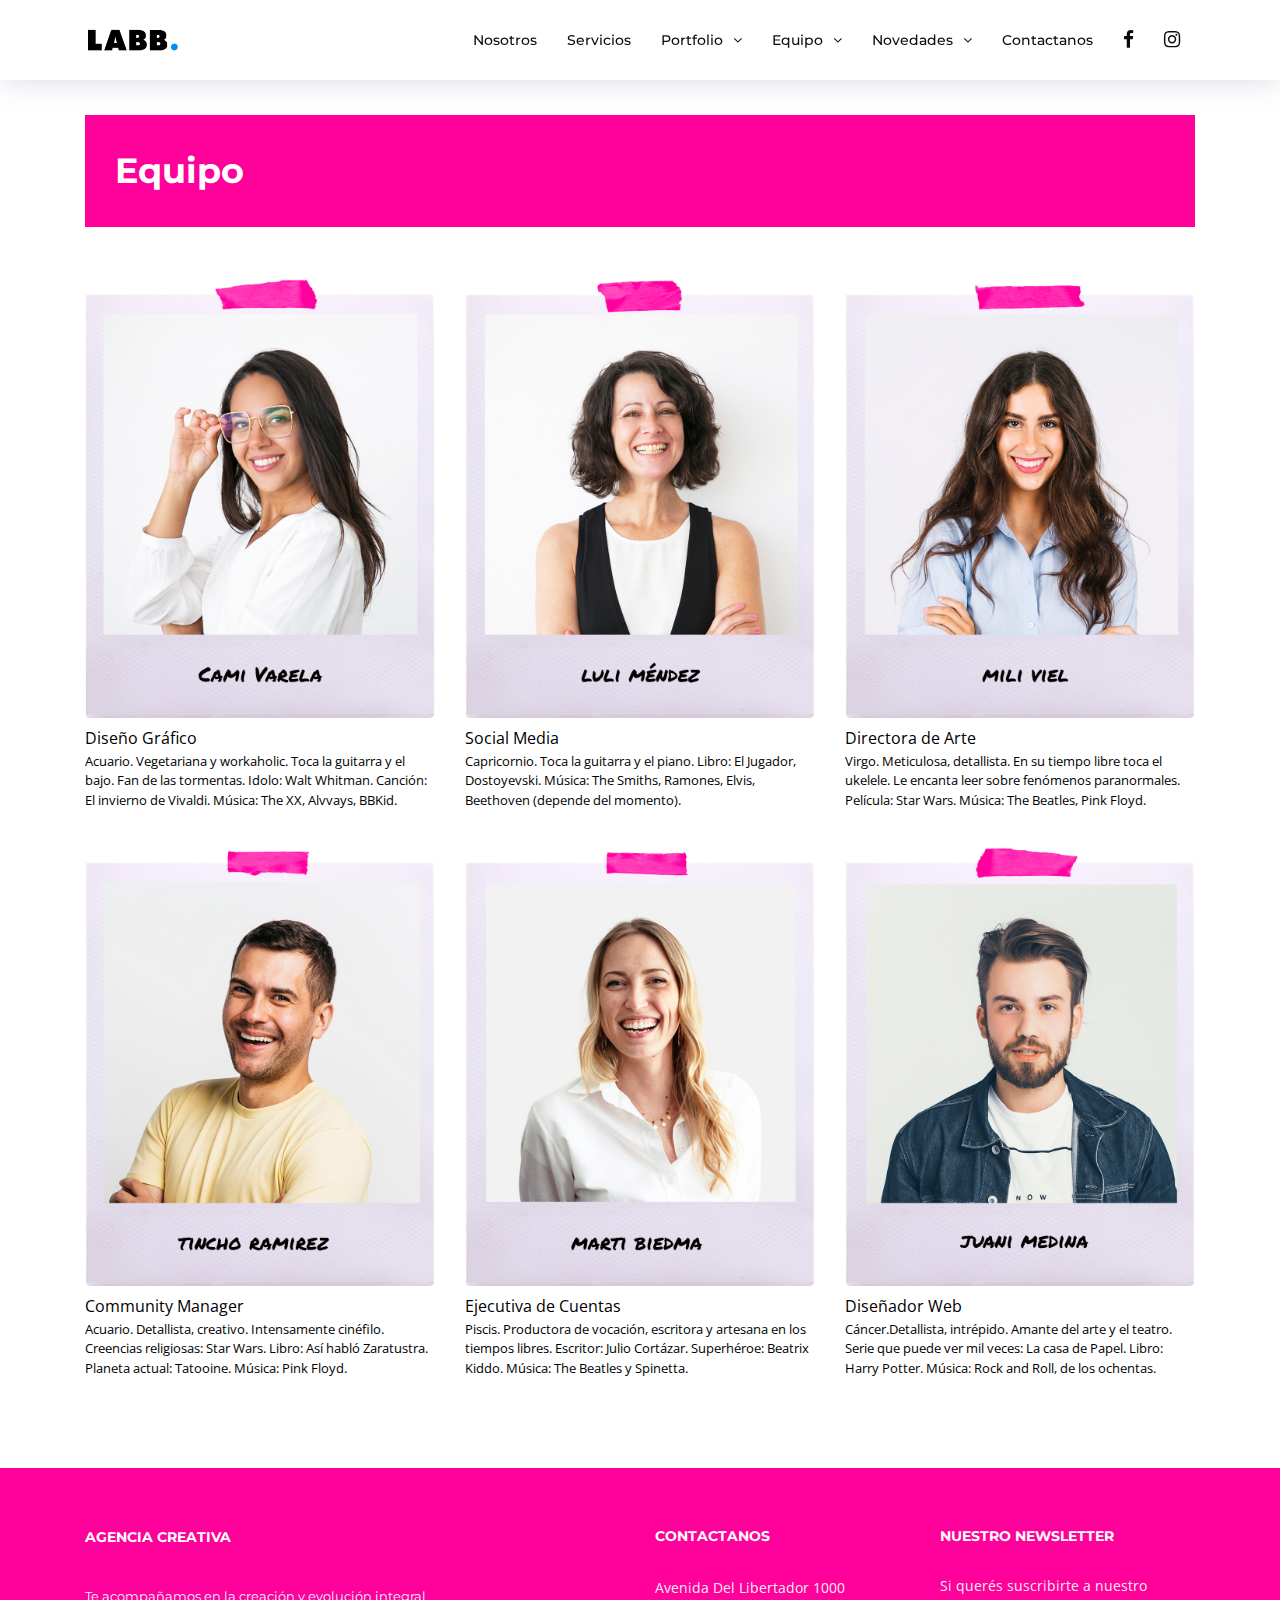
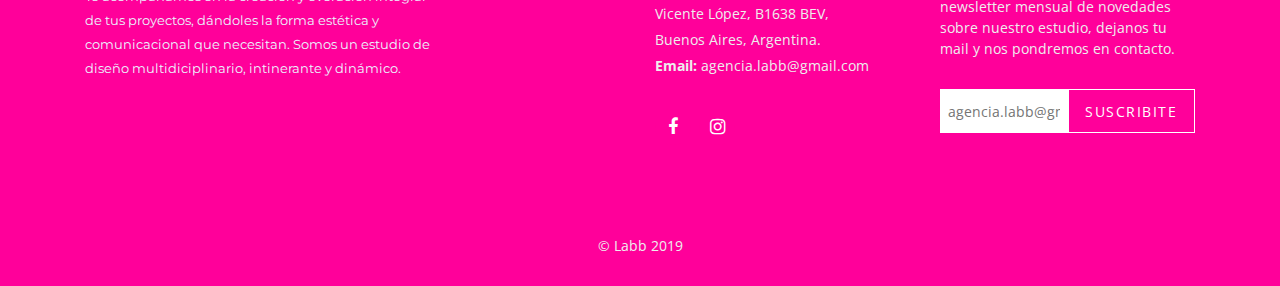
<file: equipo.html>
<!DOCTYPE html>
<html lang="en">
<head>
  <meta charset="utf-8">
  <title>Equipo</title>
  <meta content="width=device-width, initial-scale=1.0" name="viewport">
  <meta content="" name="keywords">
  <meta content="" name="description">

  <!-- Favicons -->
  <link href="img/favicon.png" rel="icon">
  <link href="img/apple-touch-icon.png" rel="apple-touch-icon">

  <!-- Google Fonts -->
  <link href="https://fonts.googleapis.com/css?family=Open+Sans:300,300i,400,400i,700,700i|Montserrat:300,400,500,700" rel="stylesheet">

  <!-- Bootstrap CSS File -->
  <link href="lib/bootstrap/css/bootstrap.min.css" rel="stylesheet">

  <!-- Libraries CSS Files -->
  <link href="lib/font-awesome/css/font-awesome.min.css" rel="stylesheet">
  <link href="lib/animate/animate.min.css" rel="stylesheet">
  <link href="lib/ionicons/css/ionicons.min.css" rel="stylesheet">
  <link href="lib/owlcarousel/assets/owl.carousel.min.css" rel="stylesheet">
  <link href="lib/lightbox/css/lightbox.min.css" rel="stylesheet">

  <!-- Main Stylesheet File -->
  <link href="cssmio/style.css" rel="stylesheet">

  <!-- =======================================================
    Theme Name: NewBiz
    Theme URL: https://bootstrapmade.com/newbiz-bootstrap-business-template/
    Author: BootstrapMade.com
    License: https://bootstrapmade.com/license/
  ======================================================= -->
</head>

<body>

  
  <!-- Empieza barra de menú -->
  <header id="header" class="fixed-top">
    <div class="container">

      <div class="logo float-left">
        <!-- Uncomment below if you prefer to use an image logo -->
        <!-- <h1 class="text-light"><a href="#header"><span>NewBiz</span></a></h1> -->
        <a href="index.html" class="scrollto"><img src="fotos/logo.png" alt="logo del estudio" class="img-fluid"></a>
      </div>

      <nav class="main-nav float-right d-none d-lg-block">
        <ul>
          <li ><a href="index.html#nosotros">Nosotros</a></li>
          <li><a href="index.html#servicios">Servicios</a></li>

   
          <li class="drop-down"><a href="index.html#portfolio">Portfolio</a>
            <ul>
            
              <li><a href="portfolio.html">Dino</a></li>
           
            </ul>
          </li>          

          <li class="drop-down"> <a href="#equipo">Equipo</a>
            <ul>
              <li><a href="equipo.html">Conocenos</a></li>
              
              </li>
            </ul>
          </li>         


          <li class="drop-down"><a href="index.html#novedades">Novedades</a>
            <ul>
              <li><a href="novedades.html">David Carson</a></li>
              <li><a href="novedades2.html">Isidro Ferrer</a>

              </li>
             
            </ul>
          </li>   

          <li><a href="index.html#contact">Contactanos</a></li>
          
          <li><a href="https://www.facebook.com/agencia.labb/"><i class="fa fa-facebook"></i></a></li>
          <li><a href="https://www.instagram.com/hola.labb/"><i class="fa fa-instagram"></i></a></li>

        </ul>
      </nav>
        
    </div>
  </header>
  <!-- Termina barra -->



   <!-- Empieza Equipo.html -->
    <section id="portfolio3" class="clearfix">
      <div class="container">
      <h5>Equipo</h5>
        <header class="section-header">
          <h3 class="section-title"></h3>
        </header>
    
        <div class="row portfolio3-container">

          <div class="col-lg-4 col-md-6 portfolio3-item filter-app">
            <div class="portfolio3-wrap">
              <img src="fotos/e1.jpg" class="img-fluid" alt="integrante del estudio 1">

            </div>
            
             <p id="cargo3">Diseño Gráfico</p>
             <p id="parrafo3">Acuario. Vegetariana y workaholic. Toca la guitarra y el bajo. Fan de las tormentas. Idolo: Walt Whitman. Canción: El invierno de Vivaldi. Música: The XX, Alvvays, BBKid. </p>
          </div>

          <div class="col-lg-4 col-md-6 portfolio3-item filter-app">
            <div class="portfolio3-wrap">
              <img src="fotos/e2.jpg" class="img-fluid" alt="integrante del estudio 2">
            
            </div>
           
             <p id="cargo3">Social Media</p>
             <p id="parrafo3">Capricornio. Toca la guitarra y el piano. Libro: El Jugador, Dostoyevski. Música: The Smiths, Ramones, Elvis, Beethoven (depende del momento).</p>
          </div>

                    <div class="col-lg-4 col-md-6 portfolio3-item filter-app">
            <div class="portfolio3-wrap">
              <img src="fotos/e3.jpg" class="img-fluid" alt="integrante del estudio 3">
              
            </div>
           
             <p id="cargo3">Directora de Arte</p>
             <p id="parrafo3">Virgo. Meticulosa, detallista. En su tiempo libre toca el ukelele. Le encanta leer sobre fenómenos paranormales. Película: Star Wars. Música: The Beatles, Pink Floyd.</p>
          </div>

                    <div class="col-lg-4 col-md-6 portfolio3-item filter-app">
            <div class="portfolio3-wrap">
              <img src="fotos/e4.jpg" class="img-fluid" alt="integrante del estudio 4">
              
            </div>
            
             <p id="cargo3">Community Manager</p>
             <p class="parrafo3">Acuario. Detallista, creativo. Intensamente cinéfilo. Creencias religiosas: Star Wars. Libro: Así habló Zaratustra. Planeta actual: Tatooine. Música: Pink Floyd. </p> 
          </div>

                   <div class="col-lg-4 col-md-6 portfolio3-item filter-app">
            <div class="portfolio3-wrap">
              <img src="fotos/e5.jpg" class="img-fluid" alt="integrante del estudio 5">
              
            </div>
           
             <p id="cargo3">Ejecutiva de Cuentas</p>
             <p id="parrafo3">Piscis. Productora de vocación,  escritora y artesana en los tiempos libres. Escritor: Julio Cortázar. Superhéroe: Beatrix Kiddo. Música: The Beatles y Spinetta.</p>
          </div>

           <div class="col-lg-4 col-md-6 portfolio3-item filter-app">
            <div class="portfolio3-wrap">
              <img src="fotos/e6.jpg" class="img-fluid" alt="integrante del estudio 6">
             
            </div>
           
             <p id="cargo3">Diseñador Web</p>
             <p id="parrafo3">Cáncer.Detallista, intrépido. Amante del arte y el teatro. Serie que puede ver mil veces: La casa de Papel. Libro: Harry Potter. Música: Rock and Roll, de los ochentas.</p> 
          </div>

        </div>

      </div>
    </section>
    <!-- Termina Equipo.html -->



  </main>

<!-- Empieza footer-->
  <footer id="footer">
    <div class="footer-top">
      <div class="container">
        <div class="row">

          <div class="col-lg-4 col-md-6 footer-info">
            <h3>Agencia Creativa</h3>
            <p>Te acompañamos en la creación y evolución integral de tus proyectos, dándoles la forma estética y comunicacional que necesitan. Somos un estudio de diseño multidiciplinario, intinerante y dinámico.</p>
          </div>

          <div class="col-lg-2 col-md-6 footer-links">
            
          </div>

          <div class="col-lg-3 col-md-6 footer-contact">
            <h4>Contactanos</h4>
            <p>
              Avenida Del Libertador 1000<br>
              Vicente López, B1638 BEV,<br>
               Buenos Aires, Argentina. <br>
              
              <strong>Email:</strong> agencia.labb@gmail.com<br>
            </p>

            <div class="social-links">
              
              <a href="https://www.facebook.com/agencia.labb/" class="facebook"><i class="fa fa-facebook"></i></a>
              <a href="https://www.instagram.com/hola.labb/" class="instagram"><i class="fa fa-instagram"></i></a>

            </div>

          </div>

          <div class="col-lg-3 col-md-6 footer-newsletter">
            <h4>Nuestro Newsletter</h4>
            <p>Si querés suscribirte a nuestro newsletter mensual de novedades sobre nuestro estudio, dejanos tu mail y nos pondremos en contacto.</p>
            <form action="" method="post">
              <input type="email" name="email" placeholder="agencia.labb@gmail.com"><input type="submit"  value="Suscribite">
            </form>
          </div>

        </div>
      </div>
    </div>

    <div class="container">
      <div class="copyright">
        &copy; Labb 2019
      </div>
      <div class="credits">
        <!--
          All the links in the footer should remain intact.
          You can delete the links only if you purchased the pro version.
          Licensing information: https://bootstrapmade.com/license/
          Purchase the pro version with working PHP/AJAX contact form: https://bootstrapmade.com/buy/?theme=NewBiz
        -->       
      </div>
    </div>
  </footer>
<!-- Termina footer-->

  <a href="#" class="back-to-top"><i class="fa fa-chevron-up"></i></a>
  <!-- Uncomment below i you want to use a preloader -->
  <!-- <div id="preloader"></div> -->

  <!-- JavaScript Libraries -->
  <script src="lib/jquery/jquery.min.js"></script>
  <script src="lib/jquery/jquery-migrate.min.js"></script>
  <script src="lib/bootstrap/js/bootstrap.bundle.min.js"></script>
  <script src="lib/easing/easing.min.js"></script>
  <script src="lib/mobile-nav/mobile-nav.js"></script>
  <script src="lib/wow/wow.min.js"></script>
  <script src="lib/waypoints/waypoints.min.js"></script>
  <script src="lib/counterup/counterup.min.js"></script>
  <script src="lib/owlcarousel/owl.carousel.min.js"></script>
  <script src="lib/isotope/isotope.pkgd.min.js"></script>
  <script src="lib/lightbox/js/lightbox.min.js"></script>
  <!-- Contact Form JavaScript File -->
  <script src="contactform/contactform.js"></script>

  <!-- Template Main Javascript File -->
  <script src="js/main.js"></script>

</body>
</html>
</file>
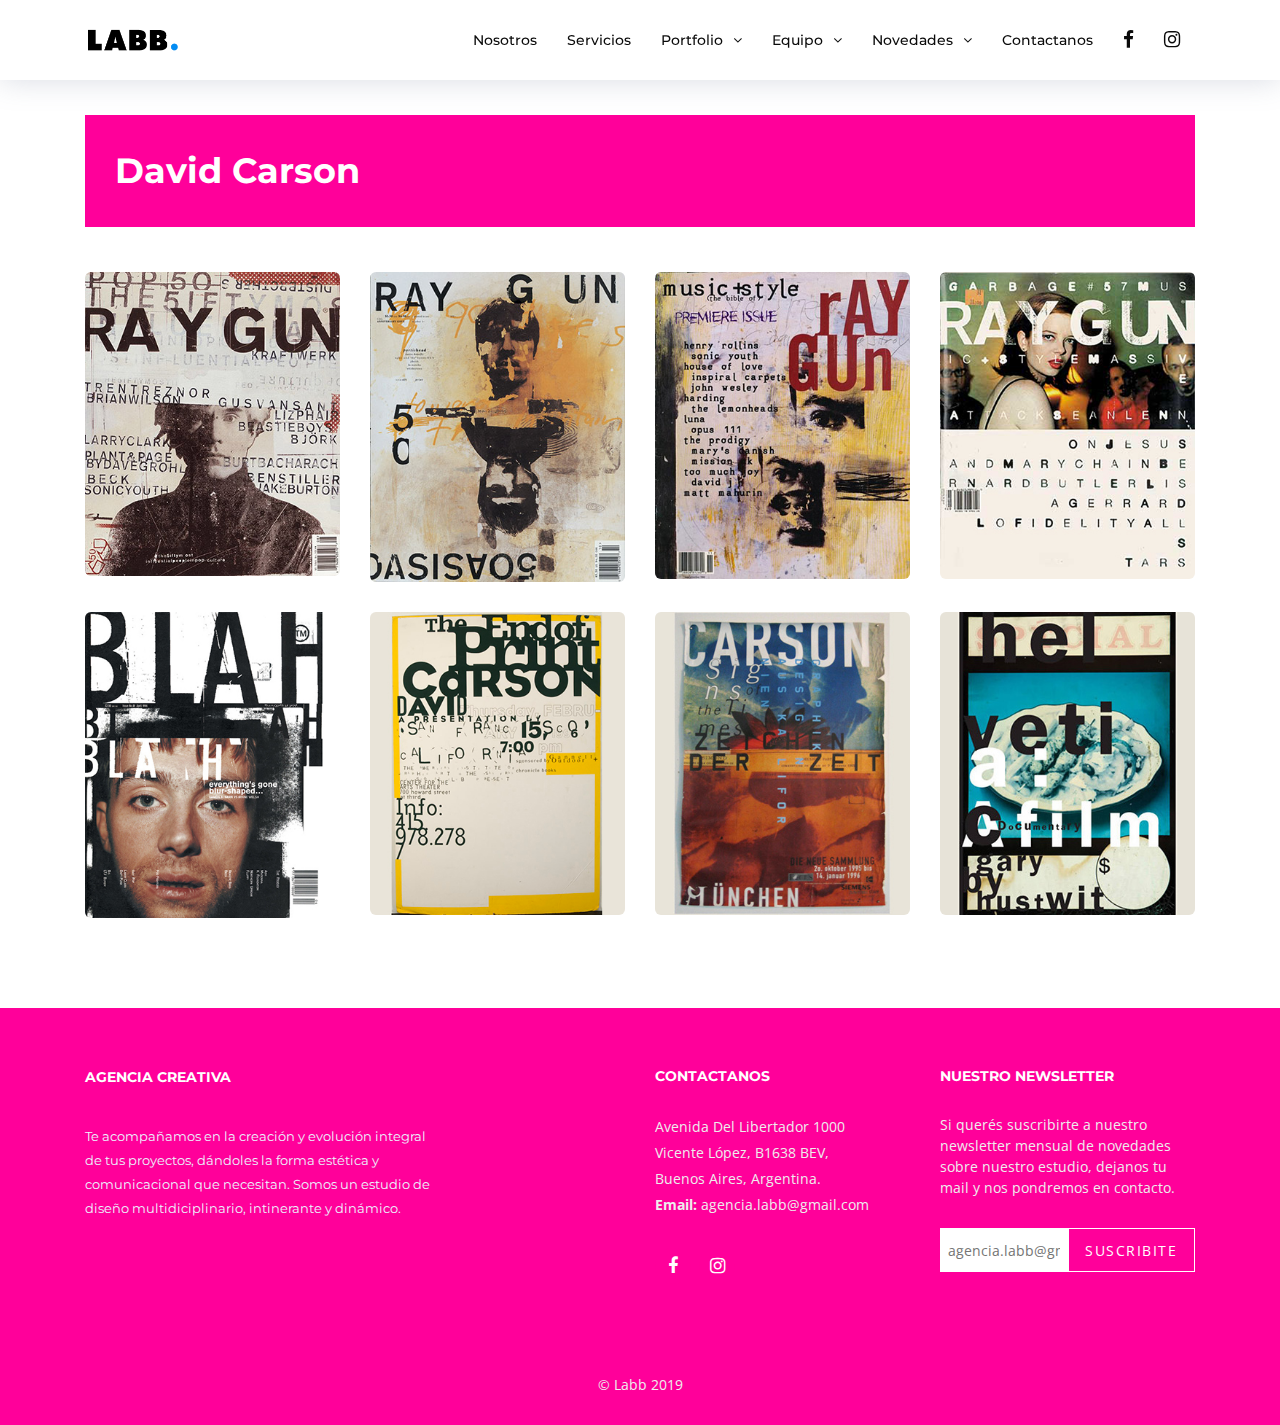
<file: novedades.html>
<!DOCTYPE html>
<html lang="en">
<head>
  <meta charset="utf-8">
  <title>David Carson</title>
  <meta content="width=device-width, initial-scale=1.0" name="viewport">
  <meta content="" name="keywords">
  <meta content="" name="description">

  <!-- Favicons -->
  <link href="img/favicon.png" rel="icon">
  <link href="img/apple-touch-icon.png" rel="apple-touch-icon">

  <!-- Google Fonts -->
  <link href="https://fonts.googleapis.com/css?family=Open+Sans:300,300i,400,400i,700,700i|Montserrat:300,400,500,700" rel="stylesheet">

  <!-- Bootstrap CSS File -->
  <link href="lib/bootstrap/css/bootstrap.min.css" rel="stylesheet">

  <!-- Libraries CSS Files -->
  <link href="lib/font-awesome/css/font-awesome.min.css" rel="stylesheet">
  <link href="lib/animate/animate.min.css" rel="stylesheet">
  <link href="lib/ionicons/css/ionicons.min.css" rel="stylesheet">
  <link href="lib/owlcarousel/assets/owl.carousel.min.css" rel="stylesheet">
  <link href="lib/lightbox/css/lightbox.min.css" rel="stylesheet">

  <!-- Main Stylesheet File -->
  <link href="cssmio/style.css" rel="stylesheet">

  <!-- =======================================================
    Theme Name: NewBiz
    Theme URL: https://bootstrapmade.com/newbiz-bootstrap-business-template/
    Author: BootstrapMade.com
    License: https://bootstrapmade.com/license/
  ======================================================= -->
</head>

<body>

  <!-- Empieza barra de menú -->
  <header id="header" class="fixed-top">
    <div class="container">

      <div class="logo float-left">
        <!-- Uncomment below if you prefer to use an image logo -->
        <!-- <h1 class="text-light"><a href="#header"><span>NewBiz</span></a></h1> -->
        <a href="index.html" class="scrollto"><img src="fotos/logo.png" alt="Logo del estudio" class="img-fluid"></a>
      </div>

      <nav class="main-nav float-right d-none d-lg-block">
        <ul>
          <li><a href="index.html#nosotros">Nosotros</a></li>
          <li><a href="index.html#servicios">Servicios</a></li>
   
          <li class="drop-down"><a href="index.html#portfolio">Portfolio</a>
            <ul>
             
              <li><a href="portfolio.html">Dino</a></li>
           
            </ul>
          </li>          

          <li class="drop-down"><a href="#equipo">Equipo</a>
            <ul>
              <li><a href="equipo.html">Conocenos</a></li>
              
              </li>
            </ul>
          </li>         


          <li class="drop-down"><a href="index.html#novedades">Novedades</a>
            <ul>
              <li><a href="novedades.html">David Carson</a></li>
              <li><a href="novedades2.html#">Isidro Ferrer</a>

              </li>
              

            </ul>
          </li>   

          <li><a href="index.html#contact">Contactanos</a></li>
          
          <li><a href="https://www.facebook.com/agencia.labb/"><i class="fa fa-facebook"></i></a></li>
          <li><a href="https://www.instagram.com/hola.labb/"><i class="fa fa-instagram"></i></a></li>

        </ul>
      </nav>
     
      
    </div>
  </header>
  <!-- Termina barra -->



  <main id="main">

<!-- Empieza Novedades.html-->
    <section id="portfolio4" class="clearfix">
      <div class="container">
<h5>David Carson</h5>
        <header class="section-header">
          <h3 class="section-title"></h3>
        </header>

        
        <div class="row portfolio4-container">

          <div class="col-lg-3 col-md-6 portfolio4-item filter-app">
            <a href="fotos/carson1.jpg" data-lightbox="isidro" data-title="Poster 1" class="link-preview" title="Preview">
            <div class="portfolio4-wrap">
              <img src="fotos/carson1.jpg" class="img-fluid" alt="Obra de David Carson 1">           
            </div>    
            </a>         
          </div>

          <div class="col-lg-3 col-md-6 portfolio4-item filter-app">
            <a href="fotos/carson2.jpg" data-lightbox="isidro" data-title="Poster 2" class="link-preview" title="Preview">
            <div class="portfolio4-wrap">
              <img src="fotos/carson2.jpg" class="img-fluid" alt="Obra de David Carson 2">            
            </div>       
            </a>    
          </div>

                    <div class="col-lg-3 col-md-6 portfolio4-item filter-app">
                      <a href="fotos/carson3.jpg" data-lightbox="isidro" data-title="Poster 3" class="link-preview" title="Preview">
            <div class="portfolio4-wrap">
              <img src="fotos/carson3.jpg" class="img-fluid" alt="Obra de David Carson 3">            
            </div>       
            </a>     
          </div>

                    <div class="col-lg-3 col-md-6 portfolio4-item filter-app">
                      <a href="fotos/carson4.jpg" data-lightbox="isidro" data-title="Poster 4" class="link-preview" title="Preview">
            <div class="portfolio4-wrap">
              <img src="fotos/carson4.jpg" class="img-fluid" alt="Obra de David Carson 4">           
            </div>   
            </a>       
          </div>

                   <div class="col-lg-3 col-md-6 portfolio4-item filter-app">
                     <a href="fotos/carson5.jpg" data-lightbox="isidro" data-title="Poster 5" class="link-preview" title="Preview">
            <div class="portfolio4-wrap">
              <img src="fotos/carson5.jpg" class="img-fluid" alt="Obra de David Carson 5">
              
            </div>   
            </a>       
          </div>

           <div class="col-lg-3 col-md-6 portfolio4-item filter-app">
             <a href="fotos/carson6.jpg" data-lightbox="isidro" data-title="Poster 6" class="link-preview" title="Preview">
            <div class="portfolio4-wrap">
              <img src="fotos/carson6.jpg" class="img-fluid" alt="Obra de David Carson 6">           
            </div>     
            </a>       
          </div>

           <div class="col-lg-3 col-md-6 portfolio4-item filter-app">
             <a href="fotos/carson7.jpg" data-lightbox="isidro" data-title="Poster 7" class="link-preview" title="Preview">
            <div class="portfolio4-wrap">
              <img src="fotos/carson7.jpg" class="img-fluid" alt="Obra de David Carson 7">           
            </div>       
            </a>     
          </div>


  <div class="col-lg-3 col-md-6 portfolio4-item filter-app">
    <a href="fotos/carson8.jpg" data-lightbox="isidro" data-title="Poster 8" class="link-preview" title="Preview">
            <div class="portfolio4-wrap">
              <img src="fotos/carson8.jpg" class="img-fluid" alt="Obra de David Carson 8">           
            </div>   
            </a>         
          </div>

        </div>

      </div>
    </section>
    <!-- Termina Novedades.html-->



  </main>

<!-- Empieza footer-->
  <footer id="footer">
    <div class="footer-top">
      <div class="container">
        <div class="row">

          <div class="col-lg-4 col-md-6 footer-info">
            <h3>Agencia Creativa</h3>
            <p>Te acompañamos en la creación y evolución integral de tus proyectos, dándoles la forma estética y comunicacional que necesitan. Somos un estudio de diseño multidiciplinario, intinerante y dinámico.</p>
          </div>

          <div class="col-lg-2 col-md-6 footer-links">
            
          </div>

          <div class="col-lg-3 col-md-6 footer-contact">
            <h4>Contactanos</h4>
            <p>
              Avenida Del Libertador 1000<br>
              Vicente López, B1638 BEV,<br>
               Buenos Aires, Argentina. <br>
              
              <strong>Email:</strong> agencia.labb@gmail.com<br>
            </p>

            <div class="social-links">
              
              <a href="https://www.facebook.com/agencia.labb/" class="facebook"><i class="fa fa-facebook"></i></a>
              <a href="https://www.instagram.com/hola.labb/" class="instagram"><i class="fa fa-instagram"></i></a>

            </div>

          </div>

          <div class="col-lg-3 col-md-6 footer-newsletter">
            <h4>Nuestro Newsletter</h4>
            <p>Si querés suscribirte a nuestro newsletter mensual de novedades sobre nuestro estudio, dejanos tu mail y nos pondremos en contacto.</p>
            <form action="" method="post">
              <input type="email" name="email" placeholder="agencia.labb@gmail.com"><input type="submit"  value="Suscribite">
            </form>
          </div>

        </div>
      </div>
    </div>

    <div class="container">
      <div class="copyright">
        &copy; Labb 2019
      </div>
      <div class="credits">
        <!--
          All the links in the footer should remain intact.
          You can delete the links only if you purchased the pro version.
          Licensing information: https://bootstrapmade.com/license/
          Purchase the pro version with working PHP/AJAX contact form: https://bootstrapmade.com/buy/?theme=NewBiz
        -->       
      </div>
    </div>
  </footer>
<!-- Termina footer-->


  <a href="#" class="back-to-top"><i class="fa fa-chevron-up"></i></a>
  <!-- Uncomment below i you want to use a preloader -->
  <!-- <div id="preloader"></div> -->

  <!-- JavaScript Libraries -->
  <script src="lib/jquery/jquery.min.js"></script>
  <script src="lib/jquery/jquery-migrate.min.js"></script>
  <script src="lib/bootstrap/js/bootstrap.bundle.min.js"></script>
  <script src="lib/easing/easing.min.js"></script>
  <script src="lib/mobile-nav/mobile-nav.js"></script>
  <script src="lib/wow/wow.min.js"></script>
  <script src="lib/waypoints/waypoints.min.js"></script>
  <script src="lib/counterup/counterup.min.js"></script>
  <script src="lib/owlcarousel/owl.carousel.min.js"></script>
  <script src="lib/isotope/isotope.pkgd.min.js"></script>
  <script src="lib/lightbox/js/lightbox.min.js"></script>
  <!-- Contact Form JavaScript File -->
  <script src="contactform/contactform.js"></script>

  <!-- Template Main Javascript File -->
  <script src="js/main.js"></script>

</body>
</html>
</file>
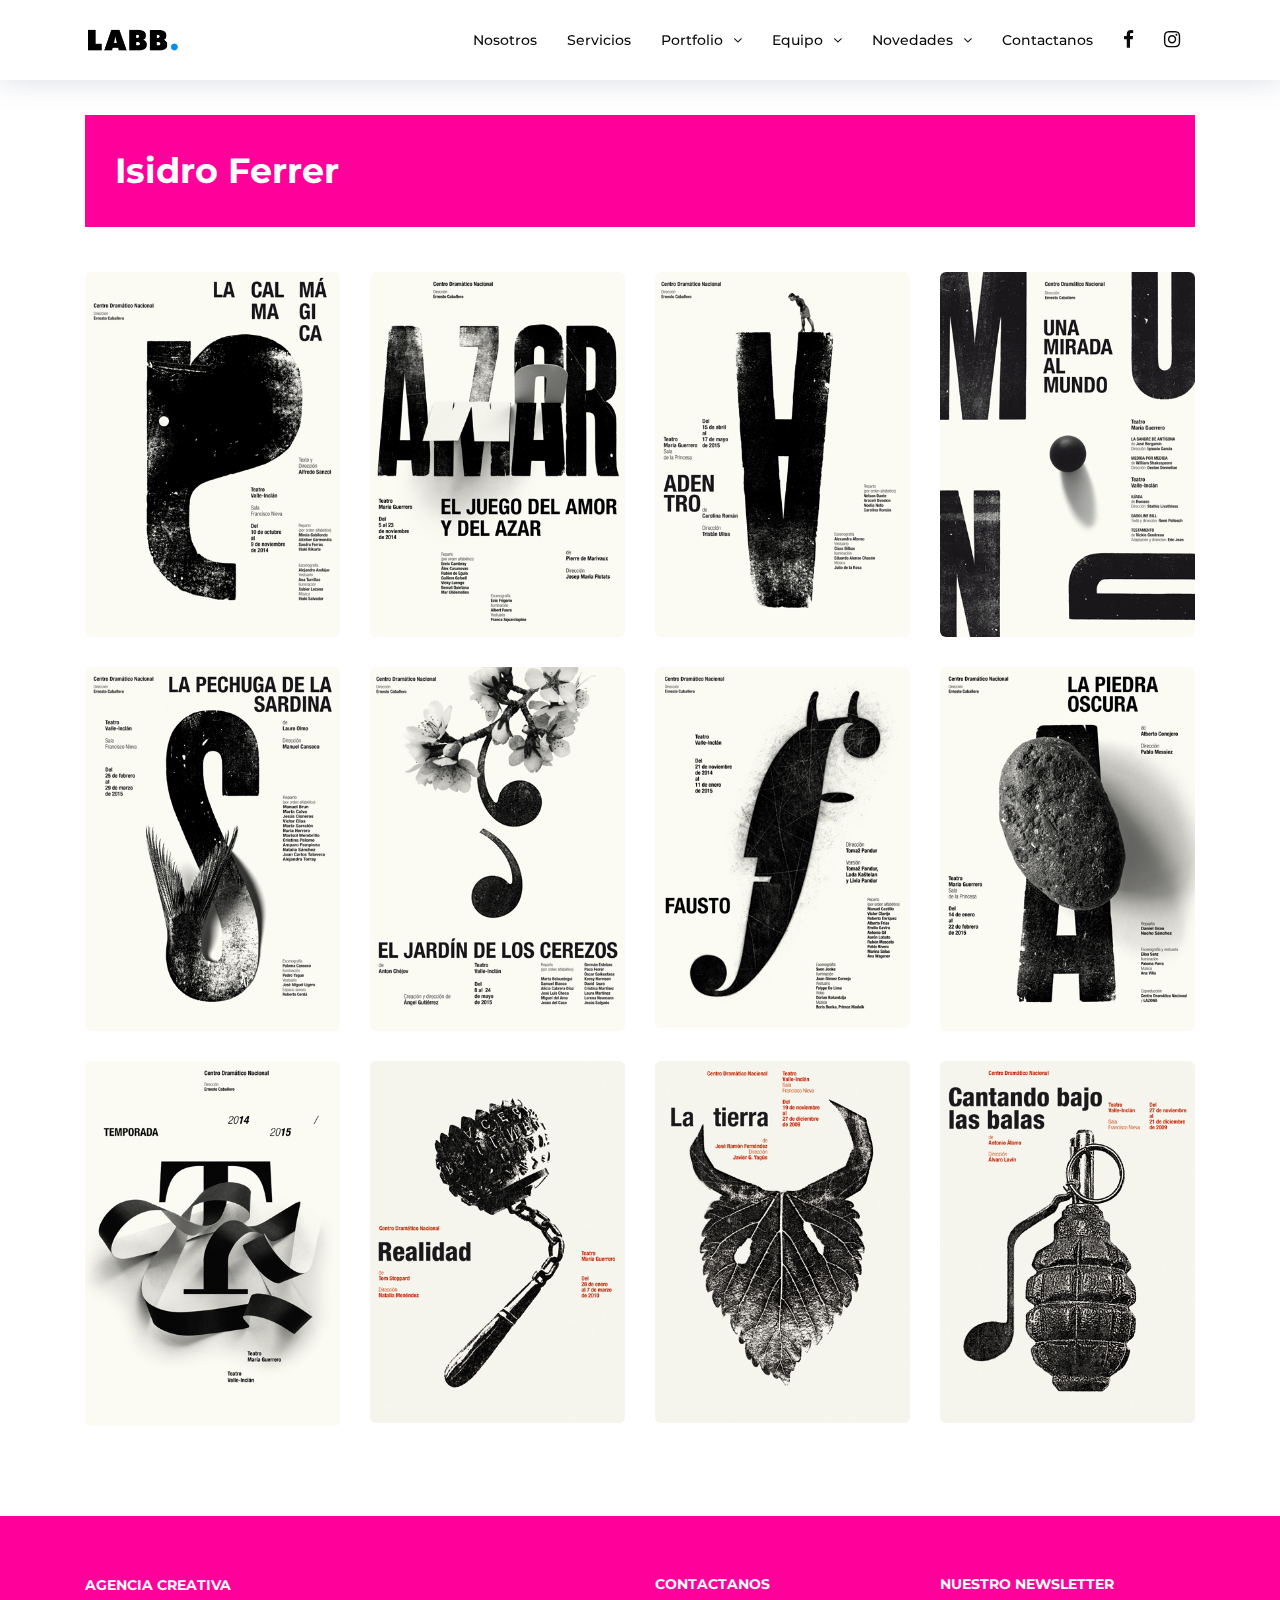
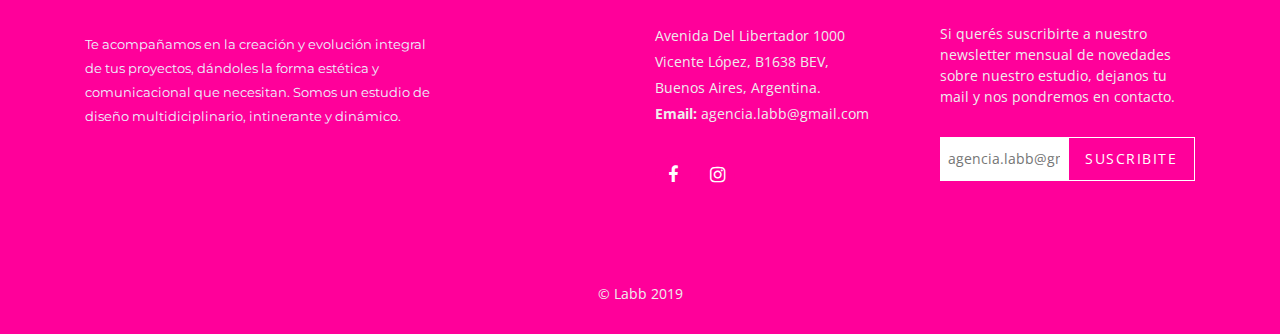
<file: novedades2.html>
<!DOCTYPE html>
<html lang="en">
<head>
  <meta charset="utf-8">
  <title>Isidro Ferrer</title>
  <meta content="width=device-width, initial-scale=1.0" name="viewport">
  <meta content="" name="keywords">
  <meta content="" name="description">

  <!-- Favicons -->
  <link href="img/favicon.png" rel="icon">
  <link href="img/apple-touch-icon.png" rel="apple-touch-icon">

  <!-- Google Fonts -->
  <link href="https://fonts.googleapis.com/css?family=Open+Sans:300,300i,400,400i,700,700i|Montserrat:300,400,500,700" rel="stylesheet">

  <!-- Bootstrap CSS File -->
  <link href="lib/bootstrap/css/bootstrap.min.css" rel="stylesheet">

  <!-- Libraries CSS Files -->
  <link href="lib/font-awesome/css/font-awesome.min.css" rel="stylesheet">
  <link href="lib/animate/animate.min.css" rel="stylesheet">
  <link href="lib/ionicons/css/ionicons.min.css" rel="stylesheet">
  <link href="lib/owlcarousel/assets/owl.carousel.min.css" rel="stylesheet">
  <link href="lib/lightbox/css/lightbox.min.css" rel="stylesheet">

  <!-- Main Stylesheet File -->
  <link href="cssmio/style.css" rel="stylesheet">

  <!-- =======================================================
    Theme Name: NewBiz
    Theme URL: https://bootstrapmade.com/newbiz-bootstrap-business-template/
    Author: BootstrapMade.com
    License: https://bootstrapmade.com/license/
  ======================================================= -->
</head>

<body>

  <!-- Empieza barra de menú -->
  <header id="header" class="fixed-top">
    <div class="container">

      <div class="logo float-left">
        <!-- Uncomment below if you prefer to use an image logo -->
        <!-- <h1 class="text-light"><a href="#header"><span>NewBiz</span></a></h1> -->
        <a href="index.html" class="scrollto"><img src="fotos/logo.png" alt="Logo del estudio" class="img-fluid"></a>
      </div>

      <nav class="main-nav float-right d-none d-lg-block">
        <ul>
          <li><a href="index.html#nosotros">Nosotros</a></li>
          <li><a href="index.html#servicios">Servicios</a></li>
   
          <li class="drop-down"><a href="index.html#portfolio">Portfolio</a>
            <ul>
              
              <li><a href="portfolio.html">Dino</a></li>
           
            </ul>
          </li>          

          <li class="drop-down"><a href="#equipo">Equipo</a>
            <ul>
              <li><a href="equipo.html">Conocenos</a></li>
              
              </li>
            </ul>
          </li>         

          <li class="drop-down"><a href="index.html#novedades">Novedades</a>
            <ul>
              <li><a href="novedades.html">David Carson</a></li>
              <li><a href="novedades2.html">Isidro Ferrer</a>

              </li>
             

            </ul>
          </li>   

          <li><a href="index.html#contact">Contactanos</a></li>
          
          <li><a href="https://www.facebook.com/agencia.labb/"><i class="fa fa-facebook"></i></a></li>
          <li><a href="https://www.instagram.com/hola.labb/"><i class="fa fa-instagram"></i></a></li>

        </ul>
      </nav>
           
    </div>
  </header>
  <!-- Termina barra -->


  <main id="main">

<!-- Empieza Novedades2 -->
    <section id="isidro" class="clearfix">
      <div class="container">
<h5>Isidro Ferrer</h5>
        <header class="section-header">
          <h3 class="section-title"></h3>
        </header>
    
        <div class="row isidro-container">

          <div class="col-lg-3 col-md-6 isidro-item filter-app">
          <a href="fotos/isidro1.jpg" data-lightbox="isidro" data-title="Poster 1" class="link-preview" title="Preview">
             
            <div class="isidro-wrap">
              <img src="fotos/isidro1.jpg" class="img-fluid" alt="Obra de Isidro Ferrer 1">         
            </div>
          </a>
          </div>

          <div class="col-lg-3 col-md-6 isidro-item filter-app">
            <a href="fotos/isidro2.jpg" data-lightbox="isidro" data-title="Poster 2" class="link-preview" title="Preview">
            <div class="isidro-wrap">
              <img src="fotos/isidro2.jpg" class="img-fluid" alt="Obra de Isidro Ferrer 2">             
            </div> 
            </a> 
          </div>

                    <div class="col-lg-3 col-md-6 isidro-item filter-app">
                      <a href="fotos/isidro3.jpg" data-lightbox="isidro" data-title="Poster 3" class="link-preview" title="Preview">
            <div class="isidro-wrap">
              <img src="fotos/isidro3.jpg" class="img-fluid" alt="Obra de Isidro Ferrer 3">              
            </div>    
            </a> 
          </div>

                    <div class="col-lg-3 col-md-6 isidro-item filter-app">
                      <a href="fotos/isidro4.jpg" data-lightbox="isidro" data-title="Poster 4" class="link-preview" title="Preview">
            <div class="isidro-wrap">
              <img src="fotos/isidro4.jpg" class="img-fluid" alt="Obra de Isidro Ferrer 4">             
            </div>  
            </a>   
          </div>

                   <div class="col-lg-3 col-md-6 isidro-item filter-app">
                    <a href="fotos/isidro5.jpg" data-lightbox="isidro" data-title="Poster 5" class="link-preview" title="Preview">
            <div class="isidro-wrap">
              <img src="fotos/isidro5.jpg" class="img-fluid" alt="Obra de Isidro Ferrer 5">           
            </div>    
            </a>         
          </div>

           <div class="col-lg-3 col-md-6 isidro-item filter-app">
            <a href="fotos/isidro6.jpg" data-lightbox="isidro" data-title="Poster 6" class="link-preview" title="Preview">
            <div class="isidro-wrap">
              <img src="fotos/isidro6.jpg" class="img-fluid" alt="Obra de Isidro Ferrer 6">          
            </div>
             </a>
          </div>

                    <div class="col-lg-3 col-md-6 isidro-item filter-app">
                      <a href="fotos/isidro7.jpg" data-lightbox="isidro" data-title="Poster 7" class="link-preview" title="Preview">
            <div class="isidro-wrap">
              <img src="fotos/isidro7.jpg" class="img-fluid" alt="Obra de Isidro Ferrer 7">
        
            </div>  
            </a>         
          </div>

                   <div class="col-lg-3 col-md-6 isidro-item filter-app">
                    <a href="fotos/isidro8.jpg" data-lightbox="isidro" data-title="Poster 8" class="link-preview" title="Preview">
            <div class="isidro-wrap">
              <img src="fotos/isidro8.jpg" class="img-fluid" alt="Obra de Isidro Ferrer 8">
           
            </div>      
            </a>      
          </div>

           <div class="col-lg-3 col-md-6 isidro-item filter-app">
            <a href="fotos/isidro9.jpg" data-lightbox="isidro" data-title="Poster 9" class="link-preview" title="Preview">
            <div class="isidro-wrap">
              <img src="fotos/isidro9.jpg" class="img-fluid" alt="Obra de Isidro Ferrer 9">
            
            </div>  
            </a>           
          </div>

           <div class="col-lg-3 col-md-6 isidro-item filter-app">
          <a href="fotos/isidro10.jpg" data-lightbox="isidro" data-title="Poster 10" class="link-preview" title="Preview">
            <div class="isidro-wrap">
              <img src="fotos/isidro10.jpg" class="img-fluid" alt="Obra de Isidro Ferrer 10">            
            </div>       
            </a>     
          </div>

                     <div class="col-lg-3 col-md-6 isidro-item filter-app">
             <a href="fotos/isidro11.jpg" data-lightbox="isidro" data-title="Poster 11" class="link-preview" title="Preview">
            <div class="isidro-wrap">
              <img src="fotos/isidro11.jpg" class="img-fluid" alt="Obra de Isidro Ferrer 11">
            
            </div>  
            </a>           
          </div>

                     <div class="col-lg-3 col-md-6 isidro-item filter-app">
                      <a href="fotos/isidro12.jpg" data-lightbox="isidro" data-title="Poster 12" class="link-preview" title="Preview">
            <div class="isidro-wrap">
              <img src="fotos/isidro12.jpg" class="img-fluid" alt="Obra de Isidro Ferrer 12">
            
            </div>
             </a>
          </div>

        </div>

      </div>
    </section>
<!-- Termina Novedades2 -->


  </main>

<!-- Empieza footer-->
  <footer id="footer">
    <div class="footer-top">
      <div class="container">
        <div class="row">

          <div class="col-lg-4 col-md-6 footer-info">
            <h3>Agencia Creativa</h3>
            <p>Te acompañamos en la creación y evolución integral de tus proyectos, dándoles la forma estética y comunicacional que necesitan. Somos un estudio de diseño multidiciplinario, intinerante y dinámico.</p>
          </div>

          <div class="col-lg-2 col-md-6 footer-links">
            
          </div>

          <div class="col-lg-3 col-md-6 footer-contact">
            <h4>Contactanos</h4>
            <p>
              Avenida Del Libertador 1000<br>
              Vicente López, B1638 BEV,<br>
               Buenos Aires, Argentina. <br>
              
              <strong>Email:</strong> agencia.labb@gmail.com<br>
            </p>

            <div class="social-links">
              
              <a href="https://www.facebook.com/agencia.labb/" class="facebook"><i class="fa fa-facebook"></i></a>
              <a href="https://www.instagram.com/hola.labb/" class="instagram"><i class="fa fa-instagram"></i></a>

            </div>

          </div>

          <div class="col-lg-3 col-md-6 footer-newsletter">
            <h4>Nuestro Newsletter</h4>
            <p>Si querés suscribirte a nuestro newsletter mensual de novedades sobre nuestro estudio, dejanos tu mail y nos pondremos en contacto.</p>
            <form action="" method="post">
              <input type="email" name="email" placeholder="agencia.labb@gmail.com"><input type="submit"  value="Suscribite">
            </form>
          </div>

        </div>
      </div>
    </div>

    <div class="container">
      <div class="copyright">
        &copy; Labb 2019
      </div>
      <div class="credits">
        <!--
          All the links in the footer should remain intact.
          You can delete the links only if you purchased the pro version.
          Licensing information: https://bootstrapmade.com/license/
          Purchase the pro version with working PHP/AJAX contact form: https://bootstrapmade.com/buy/?theme=NewBiz
        -->       
      </div>
    </div>
  </footer>
<!-- Termina footer-->



  <a href="#" class="back-to-top"><i class="fa fa-chevron-up"></i></a>
  <!-- Uncomment below i you want to use a preloader -->
  <!-- <div id="preloader"></div> -->

  <!-- JavaScript Libraries -->
  <script src="lib/jquery/jquery.min.js"></script>
  <script src="lib/jquery/jquery-migrate.min.js"></script>
  <script src="lib/bootstrap/js/bootstrap.bundle.min.js"></script>
  <script src="lib/easing/easing.min.js"></script>
  <script src="lib/mobile-nav/mobile-nav.js"></script>
  <script src="lib/wow/wow.min.js"></script>
  <script src="lib/waypoints/waypoints.min.js"></script>
  <script src="lib/counterup/counterup.min.js"></script>
  <script src="lib/owlcarousel/owl.carousel.min.js"></script>
  <script src="lib/isotope/isotope.pkgd.min.js"></script>
  <script src="lib/lightbox/js/lightbox.min.js"></script>
  <!-- Contact Form JavaScript File -->
  <script src="contactform/contactform.js"></script>

  <!-- Template Main Javascript File -->
  <script src="js/main.js"></script>

</body>
</html>
</file>
<file: cssmio/style.css>
/*
  Theme Name: NewBiz
  Theme URL: https://bootstrapmade.com/newbiz-bootstrap-business-template/
  Author: BootstrapMade.com
  License: https://bootstrapmade.com/license/
*/

/*--------------------------------------------------------------
# General
--------------------------------------------------------------*/

body {
  background: #fff;
  color: #444;
  font-family: "Open Sans", sans-serif;
}

a {
  color: #007bff;
  transition: 0.5s;
}

a:hover,
a:active,
a:focus {
  color: #0b6bd3;
  outline: none;
  text-decoration: none;
}

p {
  padding: 0;
  margin: 0 0 30px 0;
}

h1,
h2,
h3,
h4,
h5,
h6 {
  font-family: "Montserrat", sans-serif;
  font-weight: 400;
  margin: 0 0 20px 0;
  padding: 0;
}

/* Back to top button */

.back-to-top {
  position: fixed;
  display: none;
  background: #007bff;
  color: #fff;
  width: 44px;
  height: 44px;
  text-align: center;
  line-height: 1;
  font-size: 16px;
  border-radius: 50%;
  right: 15px;
  bottom: 15px;
  transition: background 0.5s;
  z-index: 11;
}

.back-to-top i {
  padding-top: 12px;
  color: #fff;
}

/* Prelaoder */

#preloader {
  position: fixed;
  top: 0;
  left: 0;
  right: 0;
  bottom: 0;
  z-index: 9999;
  overflow: hidden;
  background: #fff;
}

#preloader:before {
  content: "";
  position: fixed;
  top: calc(50% - 30px);
  left: calc(50% - 30px);
  border: 6px solid #f2f2f2;
  border-top: 6px solid #007bff;
  border-radius: 50%;
  width: 60px;
  height: 60px;
  -webkit-animation: animate-preloader 1s linear infinite;
  animation: animate-preloader 1s linear infinite;
}

@-webkit-keyframes animate-preloader {
  0% {
    -webkit-transform: rotate(0deg);
    transform: rotate(0deg);
  }

  100% {
    -webkit-transform: rotate(360deg);
    transform: rotate(360deg);
  }
}

@keyframes animate-preloader {
  0% {
    -webkit-transform: rotate(0deg);
    transform: rotate(0deg);
  }

  100% {
    -webkit-transform: rotate(360deg);
    transform: rotate(360deg);
  }
}


/*--------------------------------------------------------------
Barra Menú
--------------------------------------------------------------*/
#header {
  height: 80px;
  transition: all 0.5s;
  z-index: 997;
  transition: all 0.5s;
  padding: 20px 0;
  background: #fff;
  box-shadow: 0px 0px 30px rgba(127, 137, 161, 0.3);
}

#header.header-scrolled,
#header.header-pages {
  height: 60px;
  padding: 10px 0;
}

#header .logo h1 {
  font-size: 36px;
  margin: 0;
  padding: 0;
  line-height: 1;
  font-weight: 400;
  letter-spacing: 3px;
  text-transform: uppercase;
}

#header .logo h1 a,
#header .logo h1 a:hover {
  color: #00366f;
  text-decoration: none;
}

#header .logo img {
  padding: 0;
  margin: 7px 0;
  max-height: 26px;
}

.main-pages {
  margin-top: 60px;
}

#header i {
  color: #0a0a0a;
  font-size: 19px;
}

#header i:hover {
  color: #ff009a;
  font-size: 19px;
}

/*--------------------------------------------------------------
Termina Barra Menú
--------------------------------------------------------------*/




/*--------------------------------------------------------------
# Navigation Menu
--------------------------------------------------------------*/

/* Desktop Navigation */
.main-nav {
  /* Drop Down */
  /* Deep Drop Down */
}

.main-nav,
.main-nav * {
  margin: 0;
  padding: 0;
  list-style: none;
}

.main-nav > ul > li {
  position: relative;
  white-space: nowrap;
  float: left;
}

.main-nav a {
  display: block;
  position: relative;
  color: #0a0a0a;
  padding: 10px 15px;
  transition: 0.3s;
  font-size: 14px;
  font-family: "Montserrat", sans-serif;
  font-weight: 500;
}

.main-nav a:hover,
.main-nav .active > a,
.main-nav li:hover > a {
  color: #ff009a;
  text-decoration: none;
}

.main-nav .drop-down ul {
  display: block;
  position: absolute;
  left: 0;
  top: calc(100% + 30px);
  z-index: 99;
  opacity: 0;
  visibility: hidden;
  padding: 10px 0;
  background: #fff;
  box-shadow: 0px 0px 30px rgba(127, 137, 161, 0.25);
  transition: ease all 0.3s;
}

.main-nav .drop-down:hover > ul {
  opacity: 1;
  top: 100%;
  visibility: visible;
}

.main-nav .drop-down li {
  min-width: 180px;
  position: relative;
}

.main-nav .drop-down ul a {
  padding: 10px 20px;
  font-size: 13px;
  color: #0a0a0a;
}

.main-nav .drop-down ul a:hover,
.main-nav .drop-down ul .active > a,
.main-nav .drop-down ul li:hover > a {
  color: #ff009a;
}

.main-nav .drop-down > a:after {
  content: "\f107";
  font-family: FontAwesome;
  padding-left: 10px;
}

.main-nav .drop-down .drop-down ul {
  top: 0;
  left: calc(100% - 30px);
}

.main-nav .drop-down .drop-down:hover > ul {
  opacity: 1;
  top: 0;
  left: 100%;
}

.main-nav .drop-down .drop-down > a {
  padding-right: 35px;
}

.main-nav .drop-down .drop-down > a:after {
  content: "\f105";
  position: absolute;
  right: 15px;
}

/* Mobile Navigation */

.mobile-nav {
  position: fixed;
  top: 0;
  bottom: 0;
  z-index: 9999;
  overflow-y: auto;
  left: -260px;
  width: 260px;
  padding-top: 18px;
  background: rgba(19, 39, 57, 0.8);
  transition: 0.4s;
}

.mobile-nav * {
  margin: 0;
  padding: 0;
  list-style: none;
}

.mobile-nav a {
  display: block;
  position: relative;
  color: #fff;
  padding: 10px 20px;
  font-weight: 500;
}

.mobile-nav a:hover,
.mobile-nav .active > a,
.mobile-nav li:hover > a {
  color: #74b5fc;
  text-decoration: none;
}

.mobile-nav .drop-down > a:after {
  content: "\f078";
  font-family: FontAwesome;
  padding-left: 10px;
  position: absolute;
  right: 15px;
}

.mobile-nav .active.drop-down > a:after {
  content: "\f077";
}

.mobile-nav .drop-down > a {
  padding-right: 35px;
}

.mobile-nav .drop-down ul {
  display: none;
  overflow: hidden;
}

.mobile-nav .drop-down li {
  padding-left: 20px;
}

.mobile-nav-toggle {
  position: fixed;
  right: 0;
  top: 0;
  z-index: 9998;
  border: 0;
  background: none;
  font-size: 24px;
  transition: all 0.4s;
  outline: none !important;
  line-height: 1;
  cursor: pointer;
  text-align: right;
}

.mobile-nav-toggle i {
  margin: 18px 18px 0 0;
  color: #004289;
}

.mobile-nav-overly {
  width: 100%;
  height: 100%;
  z-index: 9997;
  top: 0;
  left: 0;
  position: fixed;
  background: rgba(19, 39, 57, 0.8);
  overflow: hidden;
  display: none;
}

.mobile-nav-active {
  overflow: hidden;
}

.mobile-nav-active .mobile-nav {
  left: 0;
}

.mobile-nav-active .mobile-nav-toggle i {
  color: #fff;
}


/*--------------------------------------------------------------
# Sections
--------------------------------------------------------------*/

/* Sections Header
--------------------------------*/
.section-header h3 {
  font-size: 28px;
  color: #0a0a0a;
  text-align: center;
  font-weight: 600;
  position: relative;
  margin-bottom: 45px;
}

.section-header p {
  text-align: center;
  margin: auto;
  font-size: 15px;
  padding-bottom: 60px;
  color: #556877;
  width: 50%;
}

/* Section with background
--------------------------------*/
.section-bg {
  background: #ecf5ff;
}


/* Empieza Nosotros
--------------------------------*/
#nosotros {
  background:white;
  padding: 60px 0;
}

#nosotros .nosotros-container .background {
  margin: 20px 0;
}

#nosotros .nosotros-container .content {
  background: white;
}

#nosotros .nosotros-container .title {
  color: #333;
  font-weight: 700;
  font-size: 32px;
}

#nosotros .nosotros-container p {
  line-height: 26px;
}

#nosotros .nosotros-container p:last-child {
  margin-bottom: 0;
}

#nosotros .nosotros-container .icon-box {
  background: white;
  background-size: cover;
  padding: 0 0 30px 0;
}

#nosotros .nosotros-container .icon-box .icon {
  float: left;
  background: #fff;
  width: 64px;
  height: 64px;
  display: -webkit-box;
  display: -webkit-flex;
  display: -ms-flexbox;
  display: flex;
  -webkit-box-pack: center;
  -webkit-justify-content: center;
  -ms-flex-pack: center;
  justify-content: center;
  -webkit-box-align: center;
  -webkit-align-items: center;
  -ms-flex-align: center;
  align-items: center;
  -webkit-box-orient: vertical;
  -webkit-box-direction: normal;
  -webkit-flex-direction: column;
  -ms-flex-direction: column;
  flex-direction: column;
  text-align: center;
  border-radius: 50%;
  border: 2px solid #007bff;
  transition: all 0.3s ease-in-out;
}

#nosotros .nosotros-container .icon-box .icon i {
  color: #007bff;
  font-size: 24px;
}

#nosotros .nosotros-container .icon-box:hover .icon {
  background: #007bff;
}

#nosotros .nosotros-container .icon-box:hover .icon i {
  color: #fff;
}

#nosotros .nosotros-container .icon-box .title {
  margin-left: 80px;
  font-weight: 600;
  margin-bottom: 5px;
  font-size: 18px;
}

#nosotros .nosotros-container .icon-box .title a {
  color: #333;
}

#nosotros .nosotros-container .icon-box .description {
  margin-left: 80px;
  line-height: 24px;
  font-size: 14px;
}

#nosotros .nosotros-extra {
  padding-top: 60px;
}

#nosotros .nosotros-extra h4 {
  font-weight:600;
  font-size: 25px;
  color:#0a0a0a;
  font-family:"Montserrat", sans-serif;
}
/* Termina Nosotros!
--------------------------------*/



/* Servicios
--------------------------------*/
#servicios {
  padding: 60px 0;
  background: #ff009a;
}

#servicios .section-header h3,
#servicios .section-header p {
  color: #fff;
}

#servicios .card {
  background: #ff009a;
  border-color: #ff009a;
  border-radius: 10px;
  margin: 0 15px;
  padding: 15px 0;
  text-align: center;
  color: #fff;
  transition: 0.3s ease-in-out;
  height: 100%;
}

#servicios .card:hover {
  background: #ff009a;
  border-color: #ff009a;
}

#servicios .card i {
  font-size: 48px;
  padding-top: 15px;
  color: #fff;
}

#servicios .card h6 {
  font-size: 22px;
  font-weight: 600;
}

#servicios .card p {
  font-size: 15px;
  color: #fff;
}

#servicios .card .readmore {
  color: #fff;
  font-weight: 600;
  display: inline-block;
  transition: 0.3s ease-in-out;
  border-bottom: #00458f solid 2px;
}

#servicios.card .readmore:hover {
  border-bottom: #fff solid 2px;
}

#servicios .counters {
  padding-top: 40px;
}

#servicios .counters span {
  font-family: "Montserrat", sans-serif;
  font-weight: bold;
  font-size: 48px;
  display: block;
  color: #fff;
}

#servicios .counters p {
  padding: 0;
  margin: 0 0 20px 0;
  font-family: "Montserrat", sans-serif;
  font-size: 14px;
  color: #cce5ff;
}
/*  Termina Servicios
--------------------------------*/



/* Portfolio 
--------------------------------*/

#portfolio {
  padding: 60px 0;
  box-shadow: 0px 0px 12px 0px rgba(0, 0, 0, 0.1);
}

#portfolio #portfolio-flters {
  padding: 0;
  margin: 5px 0 35px 0;
  list-style: none;
  text-align: center;
}

#portfolio #portfolio-flters li {
  cursor: pointer;
  margin: 15px 15px 15px 0;
  display: inline-block;
  padding: 6px 20px;
  font-size: 12px;
  line-height: 20px;
  color: #007bff;
  border-radius: 50px;
  text-transform: uppercase;
  background: #ecf5ff;
  margin-bottom: 5px;
  transition: all 0.3s ease-in-out;
}

#portfolio #portfolio-flters li:hover,
#portfolio #portfolio-flters li.filter-active {
  background: #007bff;
  color: #fff;
}

#portfolio #portfolio-flters li:last-child {
  margin-right: 0;
}

#portfolio .portfolio-item {
  position: relative;
  overflow: hidden;
  margin-bottom: 30px;
}

#portfolio .portfolio-item .portfolio-wrap {
  overflow: hidden;
  position: relative;
  border-radius: 6px;
  margin: 0;
}

#portfolio .portfolio-item .portfolio-wrap:hover img {
  opacity: 0.4;
  transition: 0.3s;
}

#portfolio .portfolio-item .portfolio-wrap .portfolio-info {
  position: absolute;
  top: 0;
  right: 0;
  bottom: 0;
  left: 0;
  display: -webkit-box;
  display: -webkit-flex;
  display: -ms-flexbox;
  display: flex;
  -webkit-box-pack: center;
  -webkit-justify-content: center;
  -ms-flex-pack: center;
  justify-content: center;
  -webkit-box-align: center;
  -webkit-align-items: center;
  -ms-flex-align: center;
  align-items: center;
  -webkit-box-orient: vertical;
  -webkit-box-direction: normal;
  -webkit-flex-direction: column;
  -ms-flex-direction: column;
  flex-direction: column;
  text-align: center;
  opacity: 0;
  transition: 0.2s linear;
}

#portfolio .portfolio-item .portfolio-wrap .portfolio-info h4 {
  font-size: 22px;
  line-height: 1px;
  font-weight: 700;
  margin-bottom: 14px;
  padding-bottom: 0;
}

#portfolio .portfolio-item .portfolio-wrap .portfolio-info h4 a {
  color: #fff;
}

#portfolio .portfolio-item .portfolio-wrap .portfolio-info h4 a:hover {
  color: #007bff;
}

#portfolio .portfolio-item .portfolio-wrap .portfolio-info p {
  padding: 0;
  margin: 0;
  color: #e2effe;
  font-weight: 500;
  font-size: 14px;
  text-transform: uppercase;
}

#portfolio .portfolio-item .portfolio-wrap .portfolio-info .link-preview,
#portfolio .portfolio-item .portfolio-wrap .portfolio-info .link-details {
  display: inline-block;
  line-height: 1;
  text-align: center;
  width: 36px;
  height: 36px;
  background: #007bff;
  border-radius: 50%;
  margin: 10px 4px 0 4px;
}

#portfolio .portfolio-item .portfolio-wrap .portfolio-info .link-preview i,
#portfolio .portfolio-item .portfolio-wrap .portfolio-info .link-details i {
  padding-top: 6px;
  font-size: 22px;
  color: #fff;
}

#portfolio .portfolio-item .portfolio-wrap .portfolio-info .link-preview:hover,
#portfolio .portfolio-item .portfolio-wrap .portfolio-info .link-details:hover {
  background: #3395ff;
}

#portfolio .portfolio-item .portfolio-wrap .portfolio-info .link-preview:hover i,
#portfolio .portfolio-item .portfolio-wrap .portfolio-info .link-details:hover i {
  color: #fff;
}

#portfolio .portfolio-item .portfolio-wrap:hover {
  background: #003166;
}

#portfolio .portfolio-item .portfolio-wrap:hover .portfolio-info {
  opacity: 1;
}
/* Termina Portfolio 
--------------------------------*/



/* Empieza Equipo
--------------------------------*/
.boton1{
 cursor:pointer; 
margin-top:20px;
margin-bottom:20px;
color: white;
border: solid white 2px;
background-color: #ff009a;
width:24%;
height: 11%;
text-transform: uppercase;
font-size: 75%; 
margin-left: 80px;
letter-spacing: 1.5px;
}

.boton1:hover {
margin-top:20px;
margin-bottom:20px;
color: #ff009a;
border: solid white 2px;
background-color: white;
width:24%;
height: 11%;
text-transform: uppercase;
font-size: 73%; 
font-weight: bold;
}

#equipo {
  background:#ff009a;
  padding: 60px 0;

}

#equipo .equipo-container .background {
  margin: 20px 0;
}

#equipo .equipo-container .content {
  background: #ff009a;
}

#equipo .equipo-container .title2 {
  color: #333;
  font-weight: 700;
  font-size: 32px;
}

#equipo .equipo-container .description2 {
  line-height: 26px;
}

#equipo .equipo-container .description2:last-child {
  margin-bottom: 0;
}

#equipo .equipo-container .icon2-box {
  background: #ff009a;
  background-size: cover;
  padding: 0 0 30px 0;
}

#equipo .equipo-container .icon2-box .icon2 {
  float: left;
  background: #ff009a;
  width: 64px;
  height: 64px;
  display: -webkit-box;
  display: -webkit-flex;
  display: -ms-flexbox;
  display: flex;
  -webkit-box-pack: center;
  -webkit-justify-content: center;
  -ms-flex-pack: center;
  justify-content: center;
  -webkit-box-align: center;
  -webkit-align-items: center;
  -ms-flex-align: center;
  align-items: center;
  -webkit-box-orient: vertical;
  -webkit-box-direction: normal;
  -webkit-flex-direction: column;
  -ms-flex-direction: column;
  flex-direction: column;
  text-align: center;
  border-radius: 50%;
  
  transition: all 0.3s ease-in-out;
}

#equipo .equipo-container .icon2-box .icon2 i {
  color:white;
  font-size: 31px;
}


#equipo .equipo-container .icon2-box .title2 {
  margin-left: 80px;
  font-weight: 600;
  margin-bottom: 5px;
  font-size: 18px;
}

#equipo .equipo-container .icon2-box .title2 a {
  color:white;
}

#equipo .equipo-container .icon2-box .description2 {
  margin-left: 80px;
  line-height: 24px;
  font-size: 14px;
}

#equipo .equipo-extra {
  padding-top: 60px;
}

#equipo .equipo-extra .title2 {
  font-weight: 600;
  font-size: 24px;
}

.description2 {
color: white;
}
/* Termina Equipo!
--------------------------------*/



/* Empieza Novedades
--------------------------------*/
#novedades {
  padding: 60px 0;
  box-shadow: 0px 0px 12px 0px rgba(0, 0, 0, 0.1);
}

#novedades #novedades-flters {
  padding: 0;
  margin: 5px 0 35px 0;
  list-style: none;
  text-align: center;
}

#novedades #novedades-flters li {
  cursor: pointer;
  margin: 15px 15px 15px 0;
  display: inline-block;
  padding: 6px 20px;
  font-size: 12px;
  line-height: 20px;
  color: #007bff;
  border-radius: 50px;
  text-transform: uppercase;
  background: #ecf5ff;
  margin-bottom: 5px;
  transition: all 0.3s ease-in-out;
}

#novedades #novedades-flters li:hover,
#novedades #novedades-flters li.filter-active {
  background: #007bff;
  color: #fff;
}

#novedades #novedades-flters li:last-child {
  margin-right: 0;
}

#novedades .novedades-item {
  position: relative;
  overflow: hidden;
  margin-bottom: 30px;
}

#novedades .novedades-item .novedades-wrap {
  overflow: hidden;
  position: relative;
  border-radius: 6px;
  margin: 0;
}

#novedades .novedades-item .novedades-wrap:hover img {
  opacity: 0.4;
  transition: 0.3s;
}

#novedades .novedades-item .novedades-wrap .novedades-info {
  position: absolute;
  top: 0;
  right: 0;
  bottom: 0;
  left: 0;
  display: -webkit-box;
  display: -webkit-flex;
  display: -ms-flexbox;
  display: flex;
  -webkit-box-pack: center;
  -webkit-justify-content: center;
  -ms-flex-pack: center;
  justify-content: center;
  -webkit-box-align: center;
  -webkit-align-items: center;
  -ms-flex-align: center;
  align-items: center;
  -webkit-box-orient: vertical;
  -webkit-box-direction: normal;
  -webkit-flex-direction: column;
  -ms-flex-direction: column;
  flex-direction: column;
  text-align: center;
  opacity: 0;
  transition: 0.2s linear;
}

#novedades .novedades-item .novedades-wrap .novedades-info h4 {
  font-size: 22px;
  line-height: 1px;
  font-weight: 700;
  margin-bottom: 14px;
  padding-bottom: 0;
}

#novedades .novedades-item .novedades-wrap .novedades-info h4 a {
  color: #fff;
}

#novedades .novedades-item .novedades-wrap .novedades-info h4 a:hover {
  color: #007bff;
}

#novedades .novedades-item .novedades-wrap .novedades-info p {
  padding: 0;
  margin: 0;
  color: #e2effe;
  font-weight: 500;
  font-size: 14px;
  text-transform: uppercase;
}

#novedades .novedades-item .novedades-wrap .novedades-info .link-preview,
#novedades .novedades-item .novedades-wrap .novedades-info .link-details {
  display: inline-block;
  line-height: 1;
  text-align: center;
  width: 36px;
  height: 36px;
  background: #007bff;
  border-radius: 50%;
  margin: 10px 4px 0 4px;
}

#novedades .novedades-item .novedades-wrap .novedades-info .link-preview i,
#novedades .novedades-item .novedades-wrap .novedades-info .link-details i {
  padding-top: 6px;
  font-size: 22px;
  color: #fff;
}

#novedades .novedades-item .novedades-wrap .novedades-info .link-preview:hover,
#novedades .novedades-item .novedades-wrap .novedades-info .link-details:hover {
  background: #3395ff;
}

#novedades .novedades-item .novedades-wrap .novedades-info .link-preview:hover i,
#novedades.novedades-item .novedades-wrap .novedades-info .link-details:hover i {
  color: #fff;
}

#novedades .novedades-item .novedades-wrap:hover {
  background: #003166;
}

#novedades .novedades-item .novedades-wrap:hover .novedades-info {
  opacity: 1;
}


.sobre2{
font-size: 80px;
text-transform: lowercase;
}


.titulares2 {
color: black;
font-size: 16px;
margin-bottom: 2px;
margin-top: 8px;
}

.parrafo2 {
color: black;
font-size: 13px;
}
/* Termina Novedades
--------------------------------*/



/* Empieza Clientes
--------------------------------*/
.fuccia {
background-color:#ff009a;
width: 100%;
height: auto;
margin-bottom:0px;
padding-bottom:90px;
padding-top:50px;
}

.blog .carousel-indicators {
  left: 0;
  top: auto;
  bottom: -50px;
}
/* The colour of the indicators */
.blog .carousel-indicators li {
    background: #a3a3a3;
    border-radius:50%;
    width: 10px;
    height: 10px;
    background: #ccc;
    border: 1px solid #ccc
  
}

.blog .carousel-indicators .active {
background: #707070;
}
/* Termina Clientes
--------------------------------*/




/* Equipo.html
--------------------------------*/
#portfolio3 .container{
margin-top: 55px;

}

#portfolio3 {
  padding: 60px 0;
  box-shadow: 0px 0px 12px 0px rgba(0, 0, 0, 0.1);
}

#portfolio3 #portfolio3-flters {
  padding: 0;
  margin: 5px 0 35px 0;
  list-style: none;
  text-align: center;
}

#portfolio3 #portfolio3-flters li {
  cursor: pointer;
  margin: 15px 15px 15px 0;
  display: inline-block;
  padding: 6px 20px;
  font-size: 12px;
  line-height: 20px;
  color: #007bff;
  border-radius: 50px;
  text-transform: uppercase;
  background: #ecf5ff;
  margin-bottom: 5px;
  transition: all 0.3s ease-in-out;
}

#portfolio3 #portfolio3-flters li:hover,
#portfolio3 #portfolio3-flters li.filter-active {
  background: #007bff;
  color: #fff;
}

#portfolio3 #portfolio3-flters li:last-child {
  margin-right: 0;
}

#portfolio3 .portfolio3-item {
  position: relative;
  overflow: hidden;
  margin-bottom: 30px;
}

#portfolio3 .portfolio3-item .portfolio3-wrap {
  overflow: hidden;
  position: relative;
  border-radius: 6px;
  margin: 0;

}

#portfolio3 .portfolio3-item .portfolio3-wrap:hover img {
  opacity: 0.4;
  transition: 0.3s;
}

#portfolio3 .portfolio3-item .portfolio3-wrap .portfolio3-info {
  position: absolute;
  top: 0;
  right: 0;
  bottom: 0;
  left: 0;
  display: -webkit-box;
  display: -webkit-flex;
  display: -ms-flexbox;
  display: flex;
  -webkit-box-pack: center;
  -webkit-justify-content: center;
  -ms-flex-pack: center;
  justify-content: center;
  -webkit-box-align: center;
  -webkit-align-items: center;
  -ms-flex-align: center;
  align-items: center;
  -webkit-box-orient: vertical;
  -webkit-box-direction: normal;
  -webkit-flex-direction: column;
  -ms-flex-direction: column;
  flex-direction: column;
  text-align: center;
  opacity: 0;
  transition: 0.2s linear;
}

#portfolio3 .portfolio3-item .portfolio3-wrap .portfolio3-info h4 {
  font-size: 22px;
  line-height: 1px;
  font-weight: 700;
  margin-bottom: 14px;
  padding-bottom: 0;
}

#portfolio3 .portfolio3-item .portfolio3-wrap .portfolio3-info h4 a {
  color: #fff;
}

#portfolio3 .portfolio3-item .portfolio3-wrap .portfolio3-info h4 a:hover {
  color: #007bff;
}

#portfolio3 .portfolio3-item .portfolio3-wrap .portfolio3-info p {
  padding: 0;
  margin: 0;
  color: #e2effe;
  font-weight: 500;
  font-size: 14px;
  text-transform: uppercase;
}

#portfolio3 .portfolio3-item .portfolio3-wrap .portfolio3-info .link-preview,
#portfolio3 .portfolio3-item .portfolio3-wrap .portfolio3-info .link-details {
  display: inline-block;
  line-height: 1;
  text-align: center;
  width: 36px;
  height: 36px;
  background: #007bff;
  border-radius: 50%;
  margin: 10px 4px 0 4px;
}

#portfolio3 .portfolio3-item .portfolio3-wrap .portfolio3-info .link-preview i,
#portfolio3 .portfolio3-item .portfolio3-wrap .portfolio3-info .link-details i {
  padding-top: 6px;
  font-size: 22px;
  color: #fff;
}

#portfolio3 .portfolio3-item .portfolio3-wrap .portfolio3-info .link-preview:hover,
#portfolio3 .portfolio3-item .portfolio3-wrap .portfolio3-info .link-details:hover {
  background: #3395ff;
}

#portfolio3 .portfolio3-item .portfolio3-wrap .portfolio3-info .link-preview:hover i,
#portfolio3 .portfolio3-item .portfolio3-wrap .portfolio3-info .link-details:hover i {
  color: #fff;
}

#portfolio3 .portfolio3-item .portfolio3-wrap:hover {
  background: #003166;
}

#portfolio3 .portfolio3-item .portfolio3-wrap:hover .portfolio3-info {
  opacity: 1;
}


.sobre{
font-size: 80px;
text-transform: lowercase;
}


#cargo3 {
color:black;
font-size: 16px;
margin-bottom: 2px;
margin-top:8px;
}


#parrafo3 {
color:black;
font-size: 13px;
margin-bottom: 0px;
margin-top: 0px;

}
/* Termina Equipo.html
--------------------------------*/




/* Empieza Portfolio.html
--------------------------------*/
#about3 i {
color: #ff009a;
margin-right: 8px;
margin-left:8px;
cursor: pointer;
}

h5{
   
   margin-top: 20px;
   color: white;
   background-color:#ff009a;
   font-family: Montserrat;
   font-size: 35px;
   font-weight: bold;
   padding-left: 30px;
   padding-right: 30px;
   padding-top: 35px;
   padding-bottom: 35px;
   width: 100%;

}
#about3 #hola {
margin-top:55px;
}

#about3 .container{
margin-top: 5px;
}

.carousel-indicators li{
    width: 10px;
    height: 10px;
    border-radius: 100%;
}


.carousel-inner{
margin-top: 0px;

}

.titulodestacado{
font-weight: bold;
display: inline;
}

.titulonormal{
display:inline;
}

#about3  img {
  width: 100%;
  display: block;
  margin: auto;
  padding: auto;
  
}

#about3 .container{
  width: 100%;
}


#about3 {
  background:white;
  padding: 60px 0;
}

#about3 .about3-container .background {
  margin: 20px 0;
}

#about3 .about3-container .content {
  background: white;
}

#about3 .about3-container .title {
  color: #333;
  font-weight: 700;
  font-size: 32px;
}

#about3 .about3-container p {
  line-height: 26px;

}

#about3 .about3-container p:last-child {
  margin-bottom: 0;
}

#about3 .about3-container .icon-box {
  background: white;
  background-size: cover;
  padding: 0 0 30px 0;
}

#about3 .about3-container .icon-box .icon {
  float: left;
  background: #fff;
  width: 64px;
  height: 64px;
  display: -webkit-box;
  display: -webkit-flex;
  display: -ms-flexbox;
  display: flex;
  -webkit-box-pack: center;
  -webkit-justify-content: center;
  -ms-flex-pack: center;
  justify-content: center;
  -webkit-box-align: center;
  -webkit-align-items: center;
  -ms-flex-align: center;
  align-items: center;
  -webkit-box-orient: vertical;
  -webkit-box-direction: normal;
  -webkit-flex-direction: column;
  -ms-flex-direction: column;
  flex-direction: column;
  text-align: center;
  border-radius: 50%;
  border: 2px solid #007bff;
  transition: all 0.3s ease-in-out;
}

#about3 .about3-container .icon-box .icon i {
  color: #007bff;
  font-size: 24px;
}

#about3 .about3-container .icon-box:hover .icon {
  background: #007bff;
}

#about3 .about3-container .icon-box:hover .icon i {
  color: #fff;
}

#about3 .about3-container .icon-box .title {
  margin-left: 80px;
  font-weight: 600;
  margin-bottom: 5px;
  font-size: 18px;
}

#about3 .about3-container .icon-box .title a {
  color: #333;
}

#about3 .about3-container .icon-box .description {
  margin-left: 80px;
  line-height: 24px;
  font-size: 14px;
}

#about3 .about3-extra {
  padding-top:25px;
}

#about3 .about3-extra h4 {
  font-weight: 600;
  font-size: 24px;
}
/* Termina Portfolio.html
--------------------------------*/




/* Novedades.html
--------------------------------*/
h5{
   
   margin-top: 20px;
   color: white;
   background-color:#ff009a;
   font-family: Montserrat;
   font-size: 35px;
   font-weight: bold;
   padding-left: 30px;
   padding-right: 30px;
   padding-top: 35px;
   padding-bottom: 35px;
   width: 100%;
}



#portfolio4 .container{
margin-top: 55px;

}

#portfolio4 {
  padding: 60px 0;
  box-shadow: 0px 0px 12px 0px rgba(0, 0, 0, 0.1);
}

#portfolio4 #portfolio4-flters {
  padding: 0;
  margin: 5px 0 35px 0;
  list-style: none;
  text-align: center;
}

#portfolio4 #portfolio4-flters li {
  cursor: pointer;
  margin: 15px 15px 15px 0;
  display: inline-block;
  padding: 6px 20px;
  font-size: 12px;
  line-height: 20px;
  color: #007bff;
  border-radius: 50px;
  text-transform: uppercase;
  background: #ecf5ff;
  margin-bottom: 5px;
  transition: all 0.3s ease-in-out;
}

#portfolio4 #portfolio4-flters li:hover,
#portfolio4 #portfolio4-flters li.filter-active {
  background: #007bff;
  color: #fff;
}

#portfolio4 #portfolio4-flters li:last-child {
  margin-right: 0;
}

#portfolio4 .portfolio4-item {
  position: relative;
  overflow: hidden;
  margin-bottom: 30px;
}

#portfolio4 .portfolio4-item .portfolio4-wrap {
  overflow: hidden;
  position: relative;
  border-radius: 6px;
  margin: 0;
}

#portfolio4 .portfolio4-item .portfolio4-wrap:hover img {
  opacity: 0.4;
  transition: 0.3s;
}

#portfolio4 .portfolio4-item .portfolio4-wrap .portfolio4-info {
  position: absolute;
  top: 0;
  right: 0;
  bottom: 0;
  left: 0;
  display: -webkit-box;
  display: -webkit-flex;
  display: -ms-flexbox;
  display: flex;
  -webkit-box-pack: center;
  -webkit-justify-content: center;
  -ms-flex-pack: center;
  justify-content: center;
  -webkit-box-align: center;
  -webkit-align-items: center;
  -ms-flex-align: center;
  align-items: center;
  -webkit-box-orient: vertical;
  -webkit-box-direction: normal;
  -webkit-flex-direction: column;
  -ms-flex-direction: column;
  flex-direction: column;
  text-align: center;
  opacity: 0;
  transition: 0.2s linear;
}

#portfolio4 .portfolio4-item .portfolio4-wrap .portfolio4-info h4 {
  font-size: 22px;
  line-height: 1px;
  font-weight: 700;
  margin-bottom: 14px;
  padding-bottom: 0;
}

#portfolio4 .portfolio4-item .portfolio4-wrap .portfolio4-info h4 a {
  color: #fff;
}

#portfolio4 .portfolio4-item .portfolio4-wrap .portfolio4-info h4 a:hover {
  color: #007bff;
}

#portfolio4 .portfolio4-item .portfolio4-wrap .portfolio4-info p {
  padding: 0;
  margin: 0;
  color: #e2effe;
  font-weight: 500;
  font-size: 14px;
  text-transform: uppercase;
}

#portfolio4 .portfolio4-item .portfolio4-wrap .portfolio4-info .link-preview,
#portfolio4 .portfolio4-item .portfolio4-wrap .portfolio4-info .link-details {
  display: inline-block;
  line-height: 1;
  text-align: center;
  width: 36px;
  height: 36px;
  background: #007bff;
  border-radius: 50%;
  margin: 10px 4px 0 4px;
}

#portfolio4 .portfolio4-item .portfolio4-wrap .portfolio4-info .link-preview i,
#portfolio4 .portfolio4-item .portfolio4-wrap .portfolio4-info .link-details i {
  padding-top: 6px;
  font-size: 22px;
  color: #fff;
}

#portfolio4 .portfolio4-item .portfolio4-wrap .portfolio4-info .link-preview:hover,
#portfolio4 .portfolio4-item .portfolio4-wrap .portfolio4-info .link-details:hover {
  background: #3395ff;
}

#portfolio4 .portfolio4-item .portfolio4-wrap .portfolio4-info .link-preview:hover i,
#portfolio4 .portfolio4-item .portfolio4-wrap .portfolio4-info .link-details:hover i {
  color: #fff;
}

#portfolio4 .portfolio4-item .portfolio4-wrap:hover {
  background: #003166;
}

#portfolio4 .portfolio4-item .portfolio4-wrap:hover .portfolio3-info {
  opacity: 1;
}


.sobre{
font-size: 80px;
text-transform: lowercase;
}


.titulares3 {
color: black;
font-size: 16.5px;
margin-bottom: 8px;
margin-top: 10px;
font-weight: bold;

}

.cargo3 {
color: black;
font-size: 16px;
margin-bottom: 0px;
margin-top: 0px;
}

.parrafo3 {
color: black;
font-size: 13px;
margin-bottom: 0px;
margin-top: 0px;

}
/* Termina Novedades.html
--------------------------------*/




/* Empieza Novedades2.html
--------------------------------*/
#isidro .container{
margin-top: 55px;
}


#isidro {
  padding: 60px 0;
  box-shadow: 0px 0px 12px 0px rgba(0, 0, 0, 0.1);
}

#isidro #isidro-flters {
  padding: 0;
  margin: 5px 0 35px 0;
  list-style: none;
  text-align: center;
}

#isidro #isidro-flters li {
  cursor: pointer;
  margin: 15px 15px 15px 0;
  display: inline-block;
  padding: 6px 20px;
  font-size: 12px;
  line-height: 20px;
  color: #007bff;
  border-radius: 50px;
  text-transform: uppercase;
  background: #ecf5ff;
  margin-bottom: 5px;
  transition: all 0.3s ease-in-out;
}

#isidro #isidro-flters li:hover,
#isidro #isidro-flters li.filter-active {
  background: #007bff;
  color: #fff;
}

#isidro #isidro-flters li:last-child {
  margin-right: 0;
}

#isidro .isidro-item {
  position: relative;
  overflow: hidden;
  margin-bottom: 30px;
}

#isidro .isidro-item .isidro-wrap {
  overflow: hidden;
  position: relative;
  border-radius: 6px;
  margin: 0;
}

#isidro .isidro-item .isidro-wrap:hover img {
  opacity: 0.4;
  transition: 0.3s;
}

#isidro .isidro-item .isidro-wrap .isidro-info {
  position: absolute;
  top: 0;
  right: 0;
  bottom: 0;
  left: 0;
  display: -webkit-box;
  display: -webkit-flex;
  display: -ms-flexbox;
  display: flex;
  -webkit-box-pack: center;
  -webkit-justify-content: center;
  -ms-flex-pack: center;
  justify-content: center;
  -webkit-box-align: center;
  -webkit-align-items: center;
  -ms-flex-align: center;
  align-items: center;
  -webkit-box-orient: vertical;
  -webkit-box-direction: normal;
  -webkit-flex-direction: column;
  -ms-flex-direction: column;
  flex-direction: column;
  text-align: center;
  opacity: 0;
  transition: 0.2s linear;
}

#isidro .isidro-item .isidro-wrap .isidro-info h4 {
  font-size: 22px;
  line-height: 1px;
  font-weight: 700;
  margin-bottom: 14px;
  padding-bottom: 0;
}

#isidro .isidro-item .isidro-wrap .isidro-info h4 a {
  color: #fff;
}

#isidro .isidro-item .isidro-wrap .isidro-info h4 a:hover {
  color: #007bff;
}

#isidro .isidro-item .isidro-wrap .isidro-info p {
  padding: 0;
  margin: 0;
  color: #e2effe;
  font-weight: 500;
  font-size: 14px;
  text-transform: uppercase;
}

#isidro .isidro-item .isidro-wrap .isidro-info .link-preview,
#isidro .isidro-item .isidro-wrap .isidro-info .link-details {
  display: inline-block;
  line-height: 1;
  text-align: center;
  width: 36px;
  height: 36px;
  background: #007bff;
  border-radius: 50%;
  margin: 10px 4px 0 4px;
}

#isidro .isidro-item .isidro-wrap .isidro-info .link-preview i,
#isidro .isidro-item .isidro-wrap .isidro-info .link-details i {
  padding-top: 6px;
  font-size: 22px;
  color: #fff;
}

#isidro .isidro-item .isidro-wrap .isidro-info .link-preview:hover,
#isidro .isidro-item .isidro-wrap .isidro-info .link-details:hover {
  background: #3395ff;
}

#isidro .isidro-item .isidro-wrap .isidro-info .link-preview:hover i,
#isidro .isidro-item .isidro-wrap .isidro-info .link-details:hover i {
  color: #fff;
}

#isidro .isidro-item .isidro-wrap:hover {
  background: #003166;
}

#isidro .isidro-item .isidro-wrap:hover .isidro-info {
  opacity: 1;
}


.sobre{
font-size: 80px;
text-transform: lowercase;
}


.titulares3 {
color: black;
font-size: 16.5px;
margin-bottom: 8px;
margin-top: 10px;
font-weight: bold;


}

.cargo3 {
color: black;
font-size: 16px;
margin-bottom: 0px;
margin-top: 0px;



}

.parrafo3 {
color: black;
font-size: 13px;
margin-bottom: 0px;
margin-top: 0px;

}
/* Termina Novedades2.html
--------------------------------*/




/* Empieza Contacto
--------------------------------*/

#contact {
  box-shadow: 0px 0px 12px 0px rgba(0, 0, 0, 0.1);
  padding: 60px 0;
  overflow: hidden;
}

#contact .section-header {
  padding-bottom: 30px;
}

#contact .contact-about h3 {
  font-size: 36px;
  margin: 0 0 10px 0;
  padding: 0;
  line-height: 1;
  font-family: "Montserrat", sans-serif;
  font-weight: 300;
  letter-spacing: 3px;
  text-transform: uppercase;
  color: #007bff;
}

#contact .contact-about p {
  font-size: 14px;
  line-height: 24px;
  font-family: "Montserrat", sans-serif;
  color: #888;
}

#contact .social-links {
  padding-bottom: 20px;
}

#contact .social-links a {
  font-size: 18px;
  display: inline-block;
  background: #fff;
  color: #007bff;
  line-height: 1;
  padding: 8px 0;
  margin-right: 4px;
  border-radius: 50%;
  text-align: center;
  width: 36px;
  height: 36px;
  transition: 0.3s;
  border: 1px solid #007bff;
}

#contact .social-links a:hover {
  background: #007bff;
  color: #fff;
}

#contact .info {
  color: #283d50;
}

#contact .info i {
  font-size: 32px;
  color: #007bff;
  float: left;
  line-height: 1;
}

#contact .info p {
  padding: 0 0 10px 36px;
  line-height: 28px;
  font-size: 14px;
}

#contact .form #sendmessage {
  color: #007bff;
  border: 1px solid #007bff;
  display: none;
  text-align: center;
  padding: 15px;
  font-weight: 600;
  margin-bottom: 15px;
}

#contact .form #errormessage {
  color: red;
  display: none;
  border: 1px solid red;
  text-align: center;
  padding: 15px;
  font-weight: 600;
  margin-bottom: 15px;
}

#contact .form #sendmessage.show,
#contact .form #errormessage.show,
#contact .form .show {
  display: block;
}

#contact .form .validation {
  color: red;
  display: none;
  margin: 0 0 20px;
  font-weight: 400;
  font-size: 13px;
}

#contact .form input,
#contact .form textarea {
  border-radius: 0;
  box-shadow: none;
  font-size: 14px;
}


/* Botón send
--------------------------------*/
#contact .form button[type="submit"] {
  background: white;
  border: 2.5px solid #ff009a;
  text-transform:uppercase;
  padding: 11px 32px;
  color: #ff009a;
  transition: 0.3s;
  font-size: 85%;
  letter-spacing: 1.5px;
  font-family: Arial;

}

#contact .form button[type="submit"]:hover {
  background: #ff009a;
  cursor: pointer;
  color: white;
}
/* Temrina Contacto
--------------------------------*/




/*--------------------------------------------------------------
# Footer
--------------------------------------------------------------*/

#footer {
  background: #ff009a;
  padding: 0 0 30px 0;
  color: #eee;
  font-size: 14px;
}

#footer .footer-top {
  background: #ff009a;
  padding: 60px 0 30px 0;
}

#footer .footer-top .footer-info {
  margin-bottom: 30px;
}

#footer .footer-top .footer-info h3 {
  font-size: 14px;
  margin: 0 0 20px 0;
  padding: 2px 0 2px 0;
  line-height: 1;
  font-family: "Montserrat", sans-serif;
  color: #fff;
  font-weight: bold;
  padding-bottom: 20px;
  text-transform: uppercase;
}

#footer .footer-top .footer-info p {
  font-size: 13px;
  line-height: 24px;
  margin-bottom: 0;
  font-family: "Montserrat", sans-serif;
  color: #ecf5ff;
}

#footer .footer-top .social-links a {
  font-size: 18px;
  display: inline-block;
  background: #ff009a;
  color: white;
  line-height: 1;
  padding: 8px 0;
  margin-right: 4px;
  border-radius: 50%;
  border:solid white 0px;
  text-align: center;
  width: 36px;
  height: 36px;
  transition: 0.3s;
}


#footer .footer-top h4 {
  font-size: 14px;
  font-weight: bold;
  color: #fff;
  text-transform: uppercase;
  position: relative;
  padding-bottom: 10px;
}

#footer .footer-top .footer-links {
  margin-bottom: 30px;
}

#footer .footer-top .footer-links ul {
  list-style: none;
  padding: 0;
  margin: 0;
}

#footer .footer-top .footer-links ul li {
  padding: 8px 0;
}

#footer .footer-top .footer-links ul li:first-child {
  padding-top: 0;
}

#footer .footer-top .footer-links ul a {
  color: #ecf5ff;
}

#footer .footer-top .footer-links ul a:hover {
  color: #74b5fc;
}

#footer .footer-top .footer-contact {
  margin-bottom: 30px;
}

#footer .footer-top .footer-contact p {
  line-height: 26px;
}

#footer .footer-top .footer-newsletter {
  margin-bottom: 30px;
}

#footer .footer-top .footer-newsletter input[type="email"] {
  border: 0;
  padding: 6px 8px;
  width: 50%;
  height: 44px;
}

#footer .footer-top .footer-newsletter input[type="submit"] {
  background: #ff009a;
  border: solid white 1.5px;
  width: 50%; 
  text-align: center;
  color: #fff;
  transition: 0.3s;
  cursor: pointer;
  
  text-transform: uppercase;
  padding left:12px;
  padding right:12px;

  letter-spacing: 1.5px;
  font-size:14px;
  height: 44px;
}

#footer .footer-top .footer-newsletter input[type="submit"]:hover {
  color: #ff009a;
  background: #fff;
}

#footer .copyright {
  text-align: center;
  padding-top: 30px;
}

#footer .credits {
  text-align: center;
  font-size: 13px;
  color: #f1f7ff;
}

#footer .credits a {
  color: #bfddfe;
}

#footer .credits a:hover {
  color: #f1f7ff;
}


/*--------------------------------------------------------------
# Página 404
--------------------------------------------------------------*/
.page-wrap {
    min-height: 100vh;
}

.d-block{
    color: #ff009a;
    font-weight: bold;
}

.btn-link{
    color: blue;
  
}

.btn-link:hover{
    color: #ff009a;
  
}


/*--------------------------------------------------------------
# Responsive Media Queries
--------------------------------------------------------------*/

@media (min-width: 992px) {
  #testimonials .testimonial-item p {
    width: 80%;
  }
}

@media (max-width: 991px) {
  #header {
    height: 60px;
    padding: 10px 0;
  }

  #header .logo h1 {
    font-size: 28px;
    padding: 8px 0;
  }

  #intro {
    padding: 140px 0 60px 0;
  }

  #intro .intro-img {
    width: 80%;
    float: none;
    margin: 0 auto 25px auto;
  }

  #intro .intro-info {
    width: 80%;
    float: none;
    margin: auto;
    text-align: center;
  }

  #why-us .card {
    margin: 0;
  }
}

@media (max-width: 768px) {
  .back-to-top {
    bottom: 15px;
  }
}

@media (max-width: 767px) {
  #intro .intro-info {
    width: 100%;
  }

  #intro .intro-info h2 {
    font-size: 34px;
    margin-bottom: 30px;
  }

  .section-header p {
    width: 100%;
  }

  #testimonials .testimonial-item {
    text-align: center;
  }

  #testimonials .testimonial-item .testimonial-img {
    float: none;
    margin: auto;
  }

  #testimonials .testimonial-item h3,
  #testimonials .testimonial-item h4,
  #testimonials .testimonial-item p {
    margin-left: 0;
  }
}

@media (max-width: 574px) {
  #intro {
    padding: 100px 0 20px 0;
  }
}
</file>
